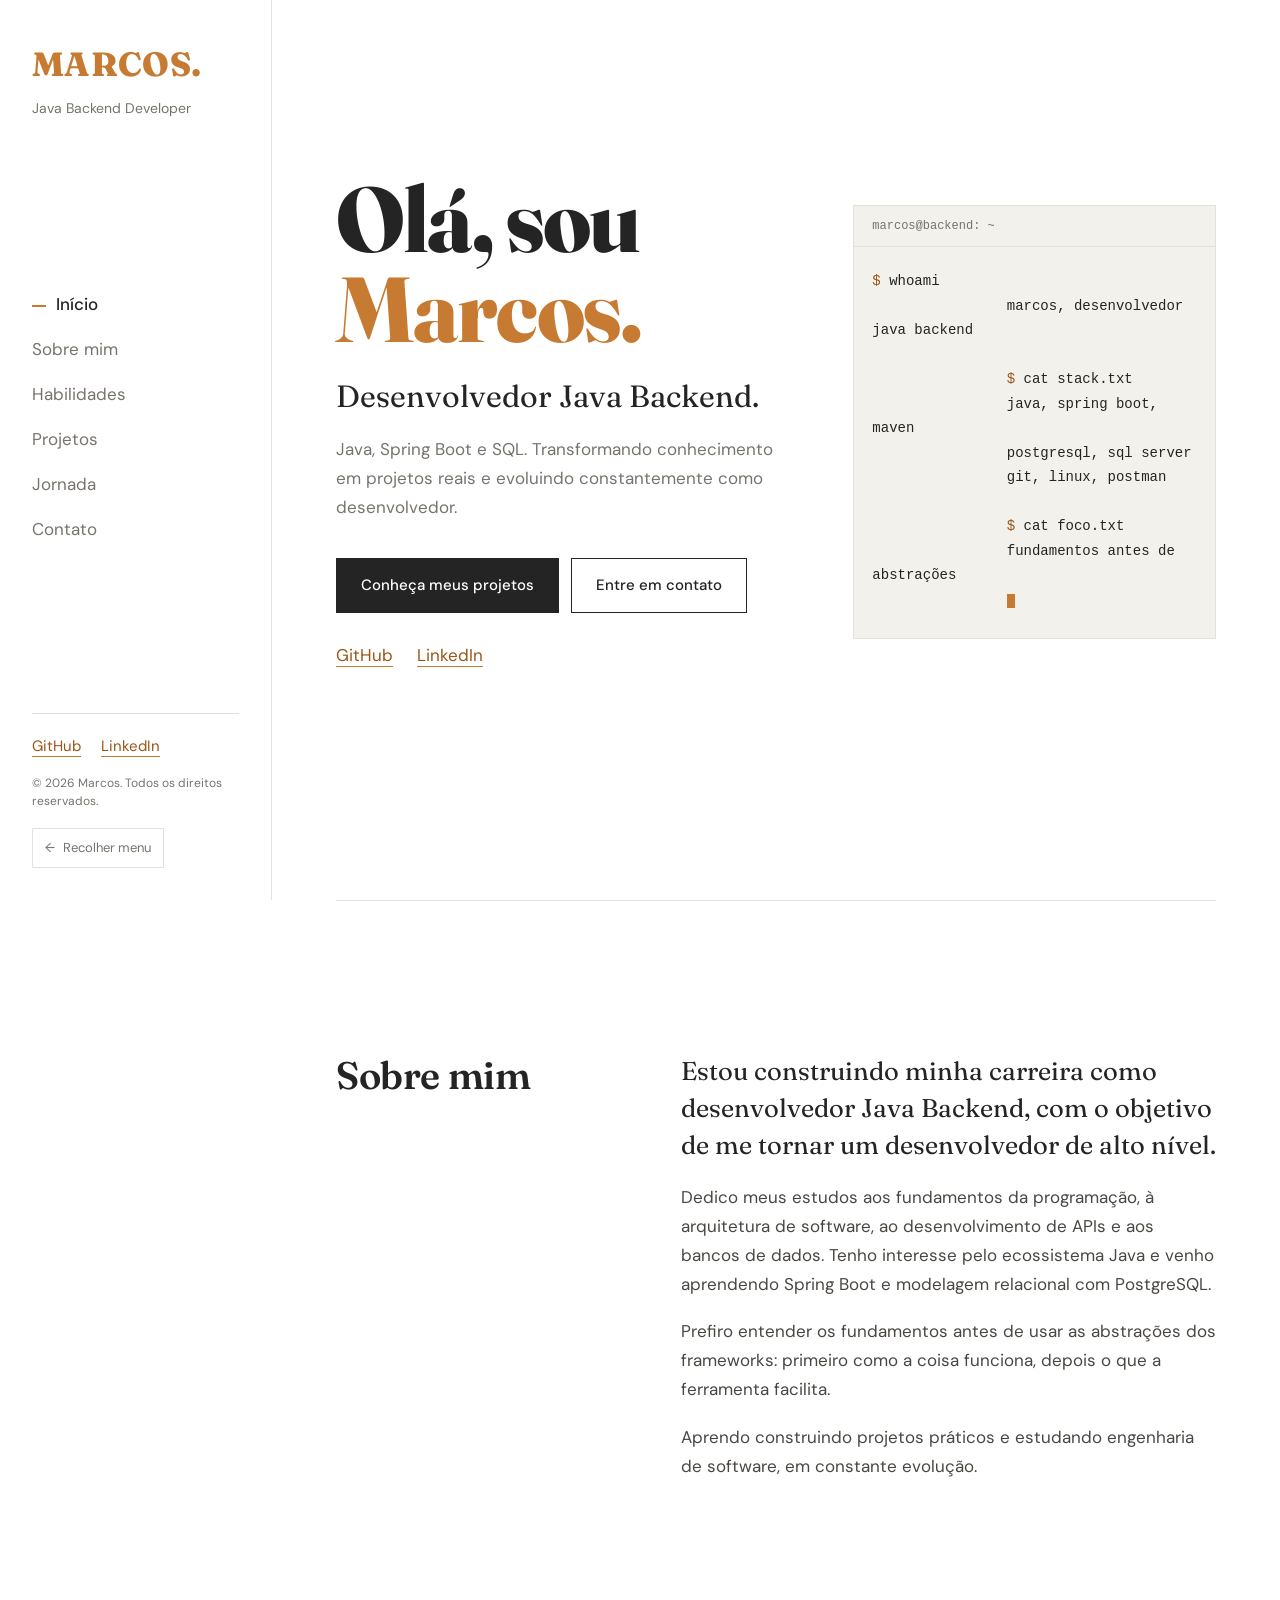
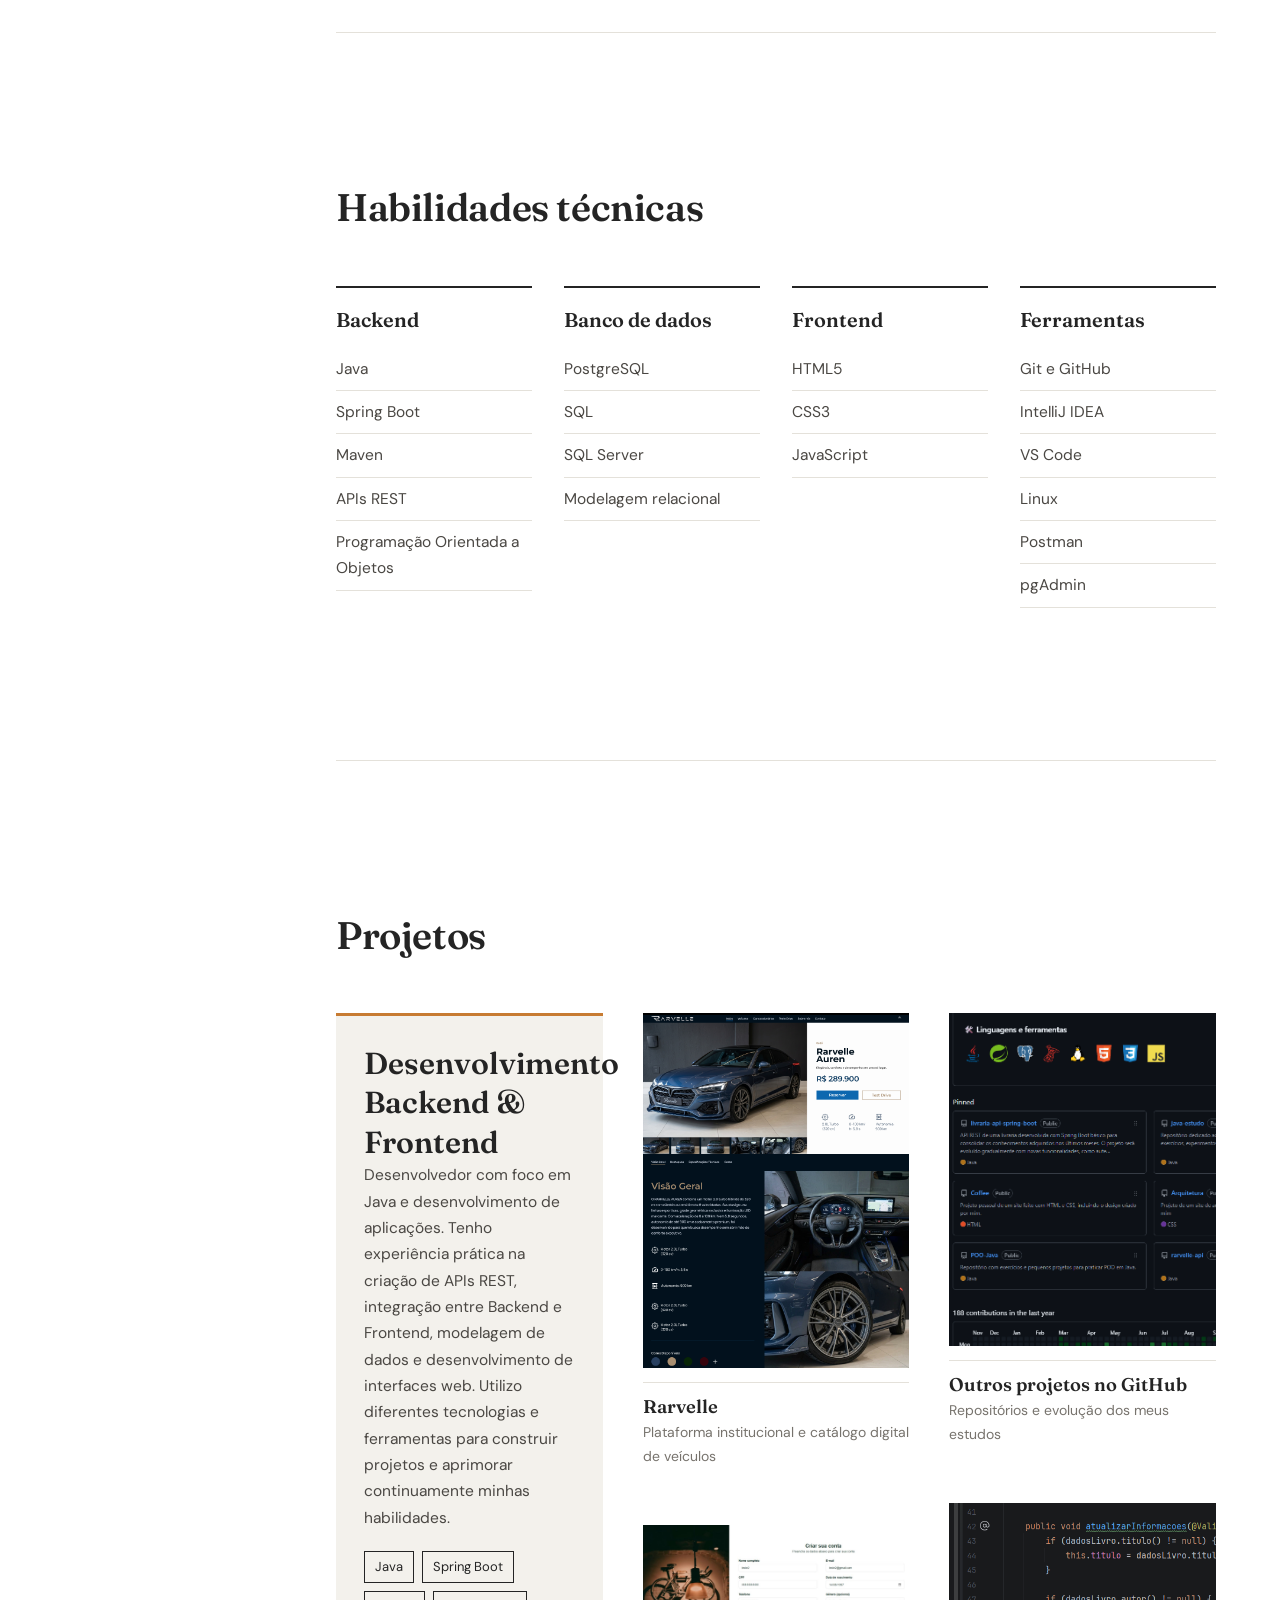
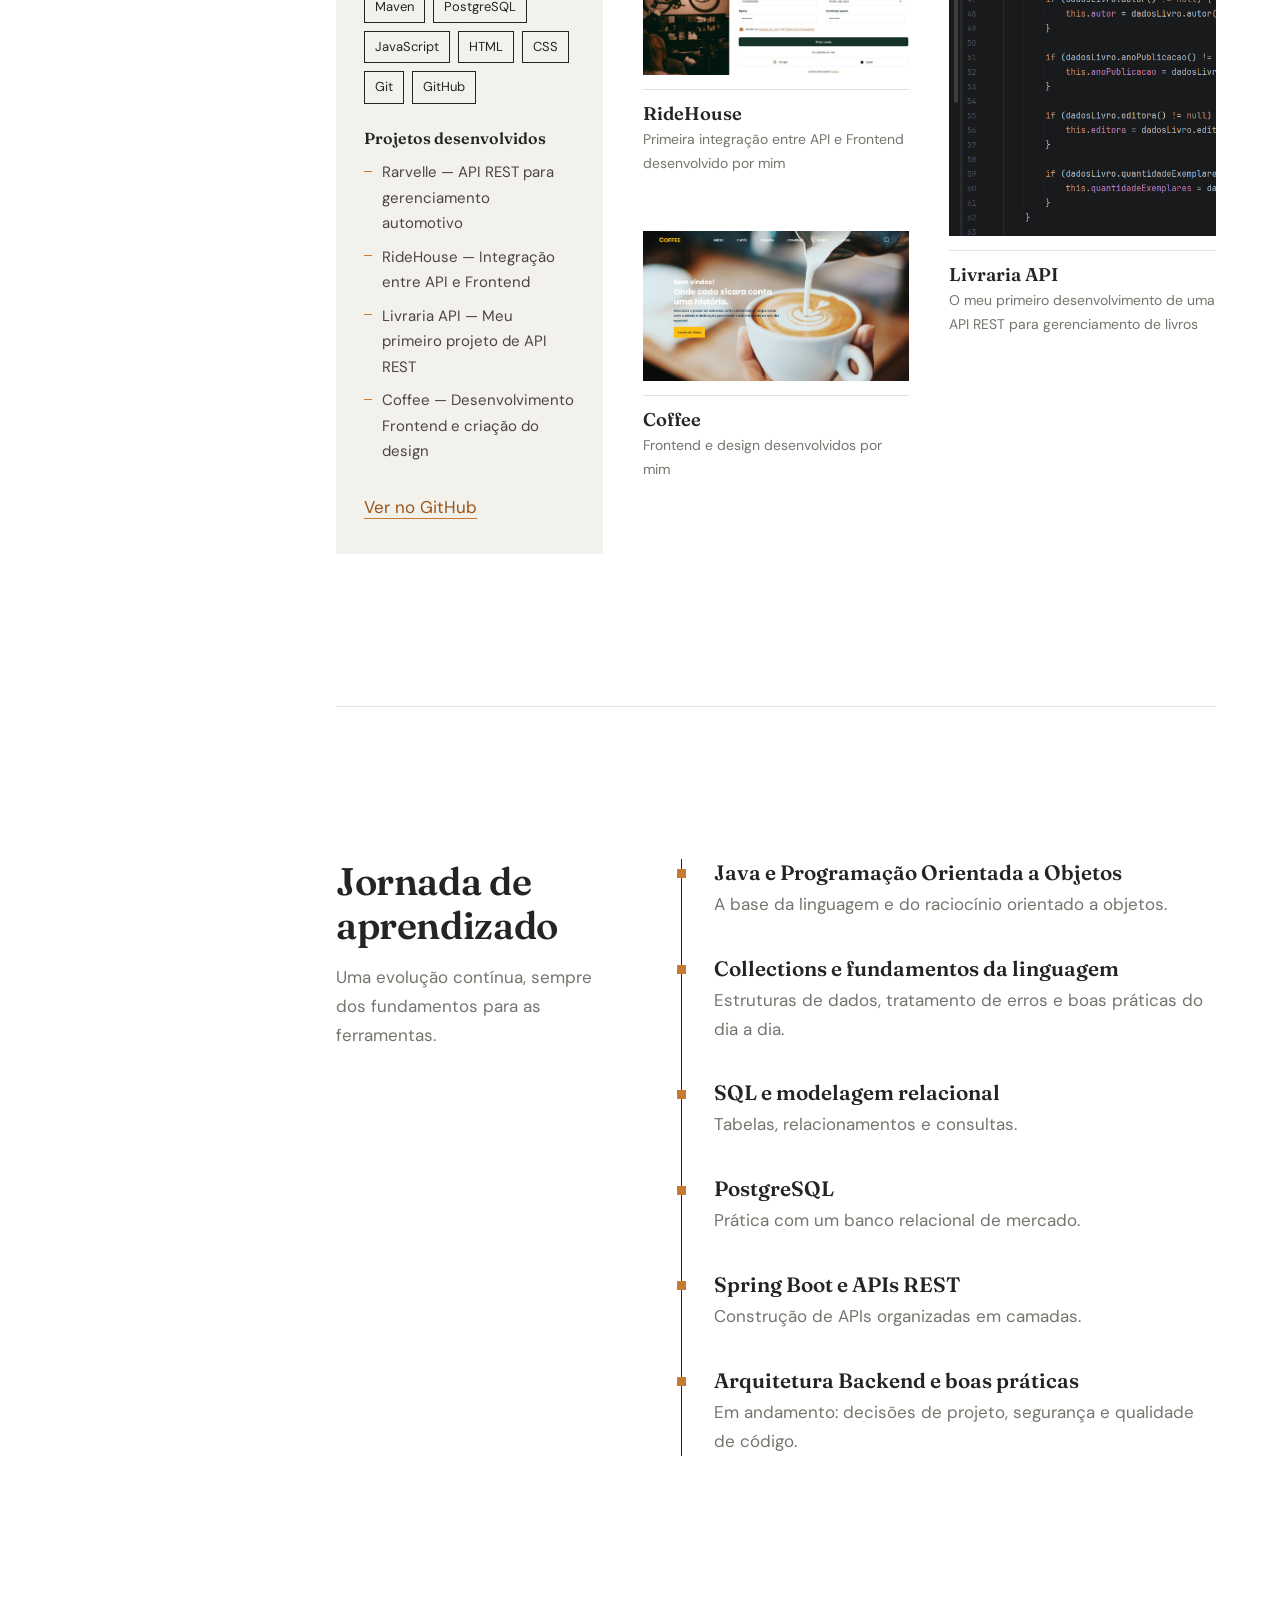
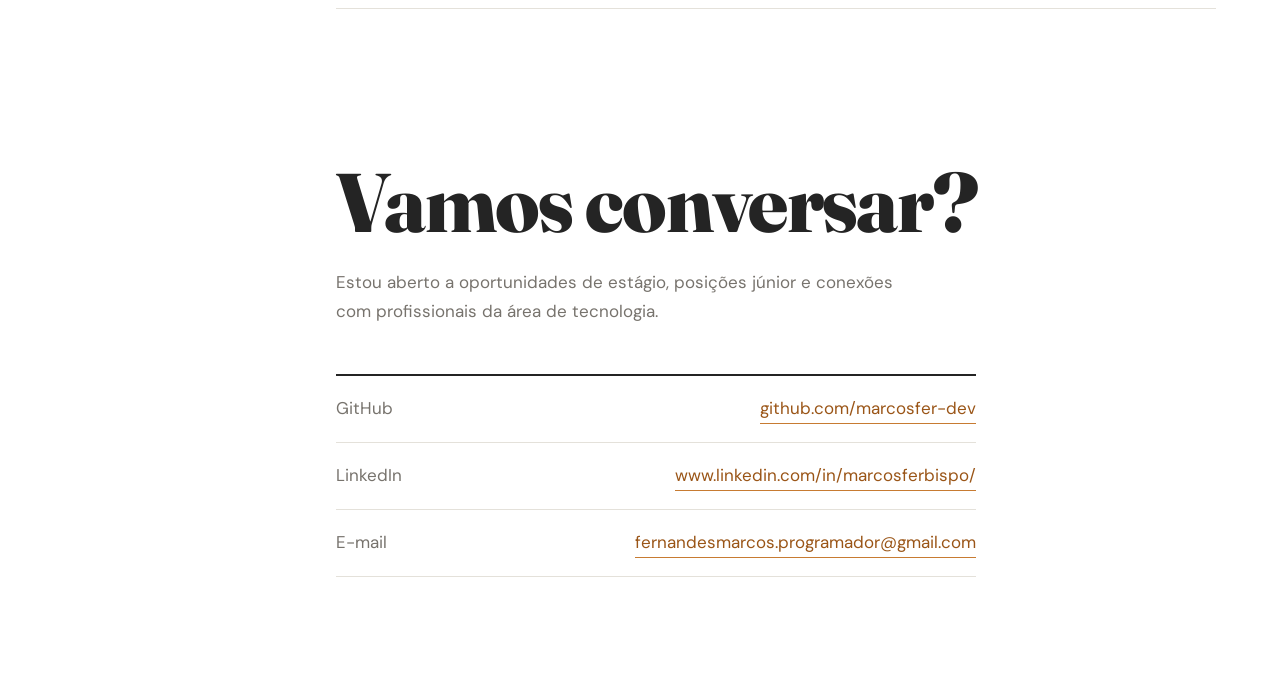
<file: index.html>
<!DOCTYPE html>
<html lang="pt-br">
<head>
    <meta charset="UTF-8">
    <meta name="viewport" content="width=device-width, initial-scale=1">
    <title>Marcos | Desenvolvedor Java Backend</title>
    <meta name="description" content="Portfólio de Marcos, desenvolvedor Java Backend. Java, Spring Boot, APIs REST e bancos de dados relacionais.">
    <meta name="author" content="Marcos">
    <meta property="og:title" content="Marcos | Desenvolvedor Java Backend">
    <meta property="og:description" content="Construindo soluções com Java, Spring Boot e SQL.">
    <meta property="og:type" content="website">
    <link rel="preconnect" href="https://fonts.googleapis.com">
    <link rel="preconnect" href="https://fonts.gstatic.com" crossorigin>
    <link href="https://fonts.googleapis.com/css2?family=DM+Sans:wght@400;500;600&family=Fraunces:opsz,wght@9..144,400;9..144,600;9..144,800&display=swap" rel="stylesheet">
    <link rel="stylesheet" href="style.css">
    <script src="script.js" defer></script>
</head>
    <body>
        <a class="skip" href="#conteudo">Ir para o conteúdo</a>

        <header class="topbar">
            <a class="brand" href="#inicio">MARCOS.</a>
            <button class="topbar__btn" id="menu-btn" aria-expanded="false" aria-controls="sidebar">Menu</button>
        </header>

        <div class="scrim" id="scrim" hidden></div>

        <aside class="sidebar" id="sidebar" aria-label="Menu lateral">
            <div class="sidebar__top">
            <a class="brand" href="#inicio" aria-label="Marcos, início"><span class="brand__full">MARCOS.</span><span class="brand__short">M.</span></a>
            <p class="role">Java Backend Developer</p>
            </div>

            <nav class="nav" aria-label="Seções do site">
            <ul>
                <li><a href="#inicio">Início</a></li>
                <li><a href="#sobre">Sobre mim</a></li>
                <li><a href="#habilidades">Habilidades</a></li>
                <li><a href="#projetos">Projetos</a></li>
                <li><a href="#jornada">Jornada</a></li>
                <li><a href="#contato">Contato</a></li>
            </ul>
            </nav>

            <div class="sidebar__foot">
            <ul class="social">
                <li><a href="https://github.com/marcosfer-dev" data-link="github" target="_blank" rel="noopener">GitHub</a></li>
                <li><a href="https://www.linkedin.com/in/marcosferbispo/" data-link="linkedin" target="_blank" rel="noopener">LinkedIn</a></li>
            </ul>
            <p class="copy">© <span data-year>2026</span> Marcos. Todos os direitos reservados.</p>
            <button class="collapse" id="collapse" type="button" aria-expanded="true" aria-controls="sidebar" aria-label="Recolher menu lateral">
                <span class="collapse__icon" aria-hidden="true">←</span><span class="collapse__text">Recolher menu</span>
            </button>
            </div>
        </aside>

        <main id="conteudo">
            <section class="section hero" id="inicio" aria-labelledby="hero-titulo">
            <div class="hero__text">
                <h1 id="hero-titulo">Olá, sou <span class="hero__name">Marcos.</span></h1>
                <p class="hero__sub">Desenvolvedor Java Backend.</p>
                <p class="hero__desc">Java, Spring Boot e SQL. Transformando conhecimento em projetos reais e evoluindo constantemente como desenvolvedor.</p>
                <div class="actions">
                <a class="btn btn--solid" href="#projetos">Conheça meus projetos</a>
                <a class="btn" href="#contato">Entre em contato</a>
                </div>
                <ul class="inline-links">
                <li><a href="https://github.com/marcosfer-dev" data-link="github" target="_blank" rel="noopener">GitHub</a></li>
                <li><a href="https://www.linkedin.com/in/marcosferbispo/" data-link="linkedin" target="_blank" rel="noopener">LinkedIn</a></li>
                </ul>
            </div>
                <figure class="terminal reveal" aria-label="Resumo profissional em formato de terminal">
                    <figcaption class="terminal__bar">
                        marcos@backend: ~
                    </figcaption>

                    <pre class="terminal__body"><span class="t-dim">$</span> whoami
                marcos, desenvolvedor java backend

                <span class="t-dim">$</span> cat stack.txt
                java, spring boot, maven
                postgresql, sql server
                git, linux, postman

                <span class="t-dim">$</span> cat foco.txt
                fundamentos antes de abstrações
                <span class="t-cursor" aria-hidden="true"></span></pre>
                </figure>
            </section>

            <section class="section" id="sobre" aria-labelledby="sobre-titulo">
                <div class="split">
                    <h2 id="sobre-titulo" class="h2">Sobre mim</h2>
                    <div class="prose reveal">
                        <p class="lead">Estou construindo minha carreira como desenvolvedor Java Backend, com o objetivo de me tornar um desenvolvedor de alto nível.</p>
                        <p>Dedico meus estudos aos fundamentos da programação, à arquitetura de software, ao desenvolvimento de APIs e aos bancos de dados. Tenho interesse pelo ecossistema Java e venho aprendendo Spring Boot e modelagem relacional com PostgreSQL.</p>
                        <p>Prefiro entender os fundamentos antes de usar as abstrações dos frameworks: primeiro como a coisa funciona, depois o que a ferramenta facilita.</p>
                        <p>Aprendo construindo projetos práticos e estudando engenharia de software, em constante evolução.</p>
                    </div>
                </div>
            </section>

            <section class="section" id="habilidades" aria-labelledby="hab-titulo">
                <h2 id="hab-titulo" class="h2">Habilidades técnicas</h2>
                    <div class="skills reveal">
                        <div class="skill">
                            <h3>Backend</h3>
                            <ul><li>Java</li><li>Spring Boot</li><li>Maven</li><li>APIs REST</li><li>Programação Orientada a Objetos</li></ul>
                        </div>
                        <div class="skill">
                            <h3>Banco de dados</h3>
                            <ul><li>PostgreSQL</li><li>SQL</li><li>SQL Server</li><li>Modelagem relacional</li></ul>
                        </div>
                            <div class="skill">
                            <h3>Frontend</h3>
                            <ul><li>HTML5</li><li>CSS3</li><li>JavaScript</li></ul>
                        </div>
                        <div class="skill">
                            <h3>Ferramentas</h3>
                            <ul><li>Git e GitHub</li><li>IntelliJ IDEA</li><li>VS Code</li><li>Linux</li><li>Postman</li><li>pgAdmin</li></ul>
                        </div>
                    </div>
            </section>

            <section class="section" id="projetos" aria-labelledby="proj-titulo">
                <h2 id="proj-titulo" class="h2">Projetos</h2>

                <div class="gallery">
                    <article class="work work--info reveal">
                        <h3 class="work__title">Desenvolvimento Backend & Frontend</h3>
                        <p>
                            Desenvolvedor com foco em Java e desenvolvimento de aplicações.
                            Tenho experiência prática na criação de APIs REST, integração entre
                            Backend e Frontend, modelagem de dados e desenvolvimento de interfaces web.
                            Utilizo diferentes tecnologias e ferramentas para construir projetos
                            e aprimorar continuamente minhas habilidades.
                        </p>
                        <ul class="tags" aria-label="Tecnologias e ferramentas">
                            <li>Java</li><li>Spring Boot</li><li>Maven</li>
                            <li>PostgreSQL</li><li>JavaScript</li><li>HTML</li>
                            <li>CSS</li><li>Git</li><li>GitHub</li>
                        </ul>
                        <h4>Projetos desenvolvidos</h4>
                        <ul class="planned">
                            <li>Rarvelle — API REST para gerenciamento automotivo</li>
                            <li>RideHouse — Integração entre API e Frontend</li>
                            <li>Livraria API — Meu primeiro projeto de API REST</li>
                            <li>Coffee — Desenvolvimento Frontend e criação do design</li>
                        </ul>
                        <a class="link" href="https://github.com/marcosfer-dev" target="_blank" rel="noopener noreferrer">Ver no GitHub</a>
                    </article>

                    <figure class="work reveal">
                        <div class="work__media" style="--ar: 3 / 4"><img src="assets/img/detalhe.png" alt="Página de detalhes do modelo Rarvelle Auren, com galeria, preço e especificações" width="394" height="690" loading="lazy"></div>
                        <figcaption><span class="work__title">Rarvelle</span><span class="work__meta">Plataforma institucional e catálogo digital de veículos</span></figcaption>
                    </figure>

                    <figure class="work reveal">
                        <div class="work__media" style="--ar: 16 / 9">
                            <img src="assets/img/ridehouse.jpg"
                                alt="Interface do projeto RideHouse"
                                width="1280" height="720" loading="lazy">
                        </div>
                        <figcaption>
                            <span class="work__title">RideHouse</span>
                            <span class="work__meta">Primeira integração entre API e Frontend desenvolvido por mim</span>
                        </figcaption>
                    </figure>

                    <figure class="work reveal">
                        <div class="work__media" style="--ar: 16 / 9">
                            <img src="assets/img/coffee.png"
                                alt="Página inicial do projeto Coffee"
                                width="1280" height="720" loading="lazy">
                        </div>
                        <figcaption>
                            <span class="work__title">Coffee</span>
                            <span class="work__meta">Frontend e design desenvolvidos por mim</span>
                        </figcaption>
                    </figure>

                    <figure class="work reveal">
                        <div class="work__media" style="--ar: 4 / 5"><img src="assets/img/github.png" alt="Página do GitHub" width="450" height="692" loading="lazy"></div>
                        <figcaption><span class="work__title">Outros projetos no GitHub</span><span class="work__meta">Repositórios e evolução dos meus estudos</span></figcaption>
                    </figure>

                    <figure class="work reveal">
                        <div class="work__media" style="--ar: 4 / 5"><img src="assets/img/livraria-api.png" alt="Imagem do ambiente de programação da API REST da livraria" width="450" height="692" loading="lazy"></div>
                        <figcaption><span class="work__title">Livraria API</span><span class="work__meta">O meu primeiro desenvolvimento de uma API REST para gerenciamento de livros</span></figcaption>
                    </figure>
                </div>
            </section>

            <section class="section" id="jornada" aria-labelledby="jor-titulo">
                <div class="split">
                    <div>
                    <h2 id="jor-titulo" class="h2">Jornada de aprendizado</h2>
                    <p class="note">Uma evolução contínua, sempre dos fundamentos para as ferramentas.</p>
                    </div>
                    <ol class="journey reveal">
                    <li><h3>Java e Programação Orientada a Objetos</h3><p>A base da linguagem e do raciocínio orientado a objetos.</p></li>
                    <li><h3>Collections e fundamentos da linguagem</h3><p>Estruturas de dados, tratamento de erros e boas práticas do dia a dia.</p></li>
                    <li><h3>SQL e modelagem relacional</h3><p>Tabelas, relacionamentos e consultas.</p></li>
                    <li><h3>PostgreSQL</h3><p>Prática com um banco relacional de mercado.</p></li>
                    <li><h3>Spring Boot e APIs REST</h3><p>Construção de APIs organizadas em camadas.</p></li>
                    <li><h3>Arquitetura Backend e boas práticas</h3><p>Em andamento: decisões de projeto, segurança e qualidade de código.</p></li>
                    </ol>
                </div>
            </section>

            <section class="section section--last" id="contato" aria-labelledby="con-titulo">
                <h2 id="con-titulo" class="display">Vamos conversar?</h2>
                <p class="contact__desc">Estou aberto a oportunidades de estágio, posições júnior e conexões com profissionais da área de tecnologia.</p>
                <ul class="contact__list">
                    <li><span>GitHub</span><a href="https://github.com/marcosfer-dev" data-link="github" target="_blank" rel="noopener" data-show="github"></a></li>
                    <li><span>LinkedIn</span><a href="https://www.linkedin.com/in/marcosferbispo/" data-link="linkedin" target="_blank" rel="noopener" data-show="linkedin"></a></li>
                    <li><span>E-mail</span><a href="mailto:fernandesmarcos.programador@gmail.com" data-link="email" data-show="email"></a></li>
                </ul>
            </section>
        </main>    
    </body>
</html>
</file>
<file: style.css>
:root {
  --bg: #ffffff;
  --surface: #f3f1ec;
  --ink: #242424;
  --muted: #77736d;
  --accent: #c77b32;   
  --accent-ink: #9a5517;  
  --line: #e4e1da;

  --serif: "Fraunces", Georgia, "Times New Roman", serif;
  --sans: "DM Sans", system-ui, -apple-system, "Segoe UI", sans-serif;
  --mono: ui-monospace, "SFMono-Regular", Menlo, Consolas, monospace;

  --sidebar-w: 272px;
  --gutter: clamp(24px, 5vw, 72px);
  --space-section: clamp(88px, 12vw, 152px);
  --ease: 0.25s ease;
}

*, *::before, *::after { box-sizing: border-box; border-radius: 0; }
html { scroll-behavior: smooth; scroll-padding-top: 24px; }
body {
  margin: 0; background: var(--bg); color: var(--ink);
  font: 400 1.0625rem/1.7 var(--sans);
  -webkit-font-smoothing: antialiased;
}
img { display: block; max-width: 100%; }
ul, ol { list-style: none; margin: 0; padding: 0; }
h1, h2, h3, h4, p { margin: 0; }
a { color: inherit; text-decoration: none; }
:focus-visible { outline: 2px solid var(--accent-ink); outline-offset: 3px; }

.skip { position: absolute; left: -999px; top: 8px; background: var(--ink); color: #fff; padding: 8px 16px; z-index: 100; }
.skip:focus { left: 8px; }

/* ---------- Sidebar ---------- */
.sidebar {
  position: fixed; inset: 0 auto 0 0; width: var(--sidebar-w); z-index: 50;
  display: flex; flex-direction: column; justify-content: space-between;
  padding: 48px 32px 32px; background: var(--bg); border-right: 1px solid var(--line);
  transition: width var(--ease);
}
.brand { font: 800 2.1rem/1 var(--serif); color: var(--accent); letter-spacing: 0.01em; }
.brand__short { display: none; }
.role { margin-top: 12px; font-size: 0.875rem; color: var(--muted); }

.nav { margin: auto 0; }
.nav li + li { margin-top: 4px; }
.nav a {
  position: relative; display: inline-block; padding: 6px 0 6px 0;
  color: var(--muted); transition: color var(--ease), padding var(--ease);
}
.nav a::before {
  content: ""; position: absolute; left: 0; top: 50%; width: 0; height: 2px;
  background: var(--accent); transition: width var(--ease);
}
.nav a:hover { color: var(--ink); }
.nav a[aria-current="true"] { color: var(--ink); font-weight: 500; padding-left: 24px; }
.nav a[aria-current="true"]::before { width: 14px; }

.sidebar__foot { border-top: 1px solid var(--line); padding-top: 20px; }
.social { display: flex; gap: 20px; font-size: 0.9375rem; }
.social a, .inline-links a, .link { border-bottom: 1px solid var(--accent); color: var(--accent-ink); transition: color var(--ease), border-color var(--ease); }
.social a:hover, .inline-links a:hover, .link:hover { color: var(--ink); border-color: var(--ink); }
.copy { margin-top: 14px; font-size: 0.75rem; line-height: 1.5; color: var(--muted); }
.collapse {
  margin-top: 18px; padding: 8px 12px; background: none; color: var(--muted);
  border: 1px solid var(--line); font: inherit; font-size: 0.8125rem; cursor: pointer;
  display: inline-flex; gap: 8px; transition: color var(--ease), border-color var(--ease);
}
.collapse:hover { color: var(--ink); border-color: var(--ink); }

/* Topbar e menu móvel */
.topbar, .scrim { display: none; }

/* ---------- Conteúdo ---------- */
main { margin-left: var(--sidebar-w); padding: 0 var(--gutter); transition: margin-left var(--ease); }
.section { padding: var(--space-section) 0; border-top: 1px solid var(--line); }
.section:first-child { border-top: 0; }
.h2 { font: 600 clamp(1.75rem, 3vw, 2.5rem)/1.15 var(--serif); letter-spacing: -0.01em; }
.split { display: grid; grid-template-columns: minmax(180px, 1fr) minmax(0, 2fr); gap: clamp(32px, 6vw, 96px); }
.note { margin-top: 16px; color: var(--muted); max-width: 30ch; }

/* Hero */
.hero { min-height: 100vh; display: grid; grid-template-columns: minmax(0, 1.25fr) minmax(0, 1fr); gap: clamp(32px, 5vw, 80px); align-items: center; padding-top: 96px; }
.hero h1 { font: 800 clamp(3rem, 7.2vw, 6.5rem)/0.98 var(--serif); letter-spacing: -0.02em; }
.hero__name { color: var(--accent); }
.hero__sub { margin-top: 24px; font: 400 clamp(1.4rem, 2.4vw, 2rem)/1.2 var(--serif); }
.hero__desc { margin-top: 20px; max-width: 46ch; color: var(--muted); }
.actions { display: flex; flex-wrap: wrap; gap: 12px; margin-top: 36px; }
.btn {
  display: inline-block; padding: 14px 24px; border: 1px solid var(--ink);
  font-weight: 500; font-size: 0.9375rem; transition: background var(--ease), color var(--ease), border-color var(--ease);
}
.btn:hover { background: var(--ink); color: #fff; }
.btn--solid { background: var(--ink); color: #fff; }
.btn--solid:hover { background: var(--accent-ink); border-color: var(--accent-ink); }
.inline-links { display: flex; gap: 24px; margin-top: 28px; }

.terminal { margin: 0; background: var(--surface); border: 1px solid var(--line); font-family: var(--mono); }
.terminal__bar { padding: 10px 18px; border-bottom: 1px solid var(--line); font-size: 0.75rem; color: var(--muted); }
.terminal__body { margin: 0; padding: 22px 18px 26px; font: 0.875rem/1.75 var(--mono); white-space: pre-wrap; overflow-x: auto; }
.t-dim { color: var(--accent-ink); }
.t-cursor { display: inline-block; width: 8px; height: 1em; background: var(--accent); vertical-align: text-bottom; animation: blink 1.1s steps(1) infinite; }
@keyframes blink { 50% { opacity: 0; } }

/* Sobre */
.prose { max-width: 62ch; }
.prose p + p { margin-top: 1.1em; }
.prose p:not(.lead) { color: #4a4743; }
.lead { font: 400 clamp(1.3rem, 2vw, 1.65rem)/1.45 var(--serif); }

/* Habilidades */
.skills { display: grid; grid-template-columns: repeat(4, 1fr); gap: 0 32px; margin-top: 56px; }
.skill { border-top: 2px solid var(--ink); padding-top: 20px; }
.skill h3 { font: 600 1.25rem/1.2 var(--serif); margin-bottom: 16px; }
.skill li { padding: 8px 0; border-bottom: 1px solid var(--line); color: #4a4743; font-size: 0.9688rem; }

/* Galeria assimétrica */
.gallery { columns: 3 260px; column-gap: 40px; margin-top: 56px; }
.work { break-inside: avoid; margin: 0 0 56px; }
.work__media { position: relative; aspect-ratio: var(--ar, 4 / 5); overflow: hidden; background: var(--surface); }
.work__media img { width: 100%; height: 100%; object-fit: cover; object-position: top; transition: transform 0.5s ease, filter 0.5s ease; }
.work:hover .work__media img { transform: scale(1.03); }
.work figcaption { display: grid; gap: 2px; margin-top: 14px; padding-top: 12px; border-top: 1px solid var(--line); }
.work__title { font: 600 1.15rem/1.3 var(--serif); }
.work__meta { font-size: 0.875rem; color: var(--muted); }
.work__media--empty { display: grid; place-items: center; padding: 24px; border: 1px dashed var(--muted); background: var(--bg); text-align: center; font-size: 0.875rem; color: var(--muted); }

.work--info { padding: 28px 28px 32px; background: var(--surface); border-top: 3px solid var(--accent); }
.work--info .work__title { font-size: 1.9rem; display: block; }
.work--info .work__meta { margin: 4px 0 18px; }
.work--info p:not(.work__meta) { font-size: 0.9688rem; color: #4a4743; }
.tags { display: flex; flex-wrap: wrap; gap: 8px; margin: 20px 0 24px; }
.tags li { padding: 4px 10px; border: 1px solid var(--ink); font-size: 0.8125rem; }
.work--info h4 { font: 600 1rem/1.3 var(--serif); margin-bottom: 8px; }
.planned { margin-bottom: 24px; }
.planned li { position: relative; padding: 4px 0 4px 18px; font-size: 0.9375rem; color: #4a4743; }
.planned li::before { content: ""; position: absolute; left: 0; top: 0.95em; width: 8px; height: 1px; background: var(--accent); }

/* Jornada */
.journey { border-left: 1px solid var(--ink); }
.journey li { position: relative; padding: 0 0 36px 32px; }
.journey li:last-child { padding-bottom: 0; }
.journey li::before { content: ""; position: absolute; left: -5px; top: 0.6em; width: 9px; height: 9px; background: var(--accent); }
.journey h3 { font: 600 1.3rem/1.3 var(--serif); }
.journey p { margin-top: 4px; color: var(--muted); max-width: 52ch; }

/* Contato */
.section--last { padding-bottom: calc(var(--space-section) * 0.8); }
.display { font: 800 clamp(2.6rem, 6.5vw, 5.5rem)/1 var(--serif); letter-spacing: -0.02em; }
.contact__desc { margin-top: 24px; max-width: 48ch; color: var(--muted); }
.contact__list { margin-top: 48px; max-width: 640px; border-top: 2px solid var(--ink); }
.contact__list li { display: flex; justify-content: space-between; gap: 24px; flex-wrap: wrap; padding: 18px 0; border-bottom: 1px solid var(--line); }
.contact__list span { color: var(--muted); }
.contact__list a { color: var(--accent-ink); border-bottom: 1px solid var(--accent); word-break: break-all; transition: color var(--ease); }
.contact__list a:hover { color: var(--ink); }

/* Entrada: só aparece como animação se o JS estiver ativo */
.js .reveal { opacity: 0; transform: translateY(14px); transition: opacity 0.5s ease, transform 0.5s ease; }
.js .reveal.is-visible { opacity: 1; transform: none; }

/* ---------- Desktop: menu recolhido ---------- */
@media (min-width: 901px) {
  body.is-collapsed { --sidebar-w: 88px; }
  body.is-collapsed .sidebar { padding-inline: 20px; }
  body.is-collapsed .brand__full, body.is-collapsed .role, body.is-collapsed .nav,
  body.is-collapsed .social, body.is-collapsed .copy, body.is-collapsed .collapse__text { display: none; }
  body.is-collapsed .brand__short { display: inline; }
  body.is-collapsed .collapse { padding: 8px 14px; }
  body.is-collapsed .sidebar__foot { border-top: 0; }
}

/* ---------- Notebook / tablet ---------- */
@media (max-width: 1180px) {
  .skills { grid-template-columns: repeat(2, 1fr); row-gap: 40px; }
  .gallery { columns: 2 260px; column-gap: 32px; }
  .hero { grid-template-columns: 1fr; }
  .terminal { max-width: 460px; }
}

/* ---------- Mobile: navegação própria em tela cheia ---------- */
@media (max-width: 900px) {
  :root { --sidebar-w: 0px; --gutter: 24px; }
  .topbar {
    position: fixed; inset: 0 0 auto 0; z-index: 60; height: 60px; padding: 0 24px;
    display: flex; align-items: center; justify-content: space-between;
    background: var(--bg); border-bottom: 1px solid var(--line);
  }
  .topbar .brand { font-size: 1.5rem; }
  .topbar__btn { padding: 8px 16px; background: none; border: 1px solid var(--ink); font: 500 0.9375rem var(--sans); color: var(--ink); cursor: pointer; }
  .sidebar {
    inset: 60px 0 0 0; width: 100%; padding: 32px 24px 24px; border: 0;
    transform: translateY(-8px); opacity: 0; visibility: hidden;
    transition: opacity var(--ease), transform var(--ease), visibility var(--ease);
  }
  .sidebar.is-open { transform: none; opacity: 1; visibility: visible; }
  .sidebar__top, .collapse { display: none; }
  .nav a { font: 600 2.1rem/1.3 var(--serif); color: var(--ink); }
  .nav li + li { margin-top: 8px; }
  main { margin-left: 0; padding-top: 60px; }
  .hero { min-height: auto; padding-top: 56px; }
  .split { grid-template-columns: 1fr; gap: 28px; }
  .gallery { column-gap: 24px; }
  .journey li { padding-left: 24px; }
}

@media (max-width: 600px) {
  body { font-size: 1rem; }
  .gallery { columns: 1; }
  .skills { grid-template-columns: 1fr; }
  .actions { flex-direction: column; }
  .btn { text-align: center; width: 100%; }
  .work { margin-bottom: 44px; }
}

/* ---------- Movimento reduzido ---------- */
@media (prefers-reduced-motion: reduce) {
  html { scroll-behavior: auto; }
  *, *::before, *::after { animation: none !important; transition: none !important; }
  .js .reveal { opacity: 1; transform: none; }
}

.projects-more {
    margin-top: 48px;
    padding-top: 24px;
    border-top: 1px solid var(--border);
}

.projects-more p {
    margin-bottom: 12px;
    color: var(--text);
}

.projects-more a {
    color: var(--accent);
    text-decoration: underline;
    text-underline-offset: 4px;
    font-weight: 600;
}

.projects-more a:hover {
    opacity: 0.7;
}
</file>
